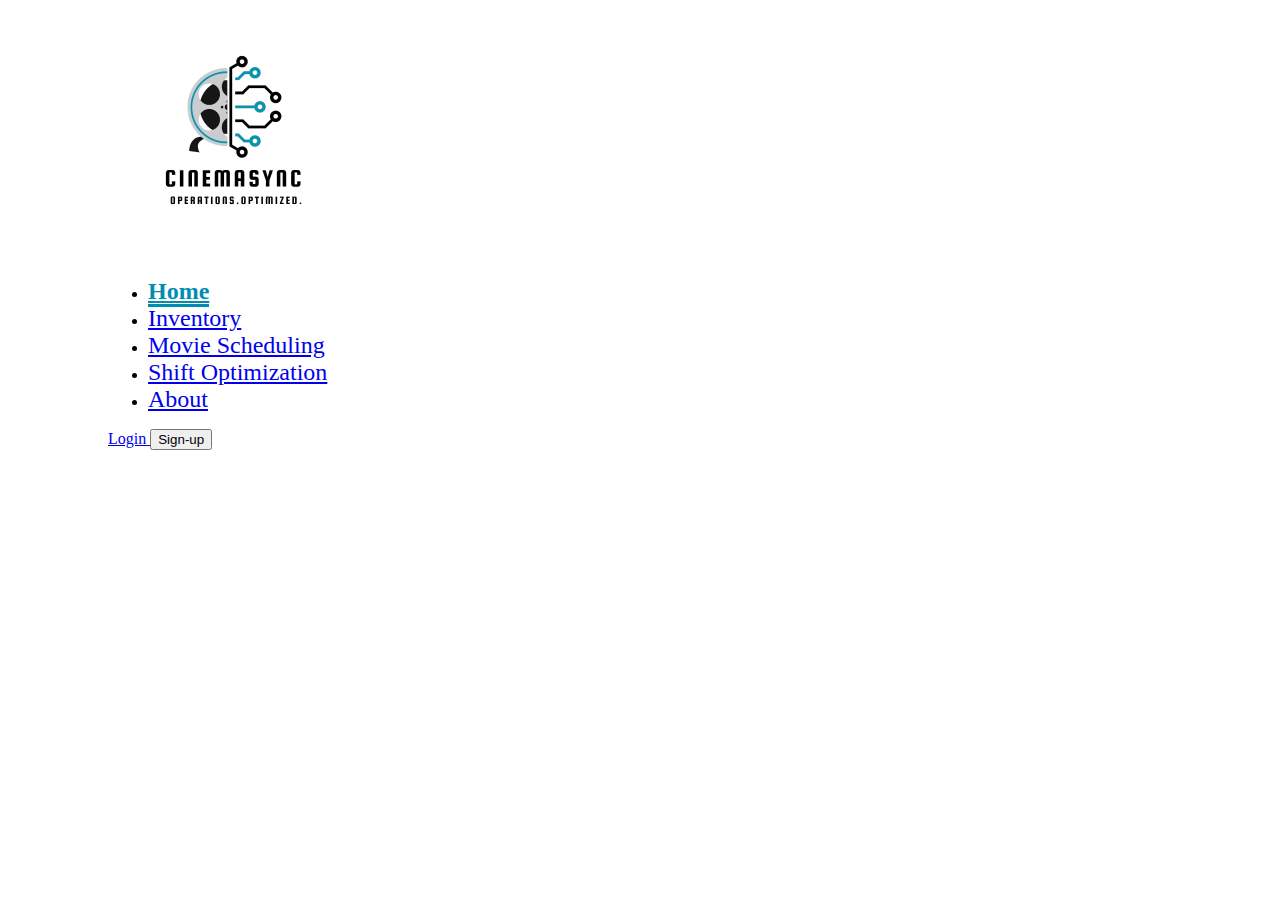
<file: Index.html>
<!DOCTYPE html>
<html lang="en">
  <head>
    <meta charset="UTF-8" />
    <meta name="viewport" content="width=device-width, initial-scale=1.0" />
    <title>CinemaSync</title>
    <link
      href="https://cdn.jsdelivr.net/npm/bootstrap@5.3.8/dist/css/bootstrap.min.css"
      rel="stylesheet"
      integrity="sha384-sRIl4kxILFvY47J16cr9ZwB07vP4J8+LH7qKQnuqkuIAvNWLzeN8tE5YBujZqJLB"
      crossorigin="anonymous"
    />
    <link rel="stylesheet" href="./Styles.css" />
  </head>
  <body>
    <header
      class="d-flex flex-wrap align-items-center justify-content-center justify-content-md-between py-3 mb-4 border-bottom px-5"
    >
      <div class="col-md-3 mb-2 mb-md-0">
        <a
          href="./Index.html"
          class="d-inline-flex link-body-emphasis text-decoration-none"
        >
          <img
            src="./Images/CinemaSyncTransparent.png"
            alt="CinemaSync Logo"
            
            class="me-2 logo-img"
          />
        </a>
      </div>
        
      <ul class="nav col-12 col-md-auto mb-2 justify-content-center mb-md-0">
        <li>
          <a href="./Index.html" class="nav-link px-2 px-lg-3 nav-active fs-2 fw-semibold">Home</a>
        </li>
        <li><a href="./Inventory.html" class="nav-link px-3 link-body-emphasis fs-2 fw-semibold">Inventory</a></li>
        <li>
          <a href="./Movie_Scheduling.html" class="nav-link px-3 link-body-emphasis fs-2 fw-semibold"
            >Movie Scheduling</a
          >
        </li>
        <li>
          <a href="./Shift_Optimization.html" class="nav-link px-3 link-body-emphasis fs-2 fw-semibold"
            >Shift Optimization</a
          >
        </li>
        <li><a href="./About.html" class="nav-link px-3 link-body-emphasis fs-2 fw-semibold">About</a></li>
      </ul>

      <div class="col-md-3 text-end">
        <a href="./Login.html"
          type="button"
          class="btn btn-outline-primary btn-lg fs-3 px-4 me-3"
        >
          Login
      </a>
        <button type="button" class="btn btn-primary btn-lg fs-3 px-4">
          Sign-up
        </button>
      </div>
    </header>

    <script
      src="https://cdn.jsdelivr.net/npm/bootstrap@5.3.8/dist/js/bootstrap.bundle.min.js"
      integrity="sha384-FKyoEForCGlyvwx9Hj09JcYn3nv7wiPVlz7YYwJrWVcXK/BmnVDxM+D2scQbITxI"
      crossorigin="anonymous"
    ></script>
    <script src="./Script.js" defer></script>
  </body>
</html>
</file>
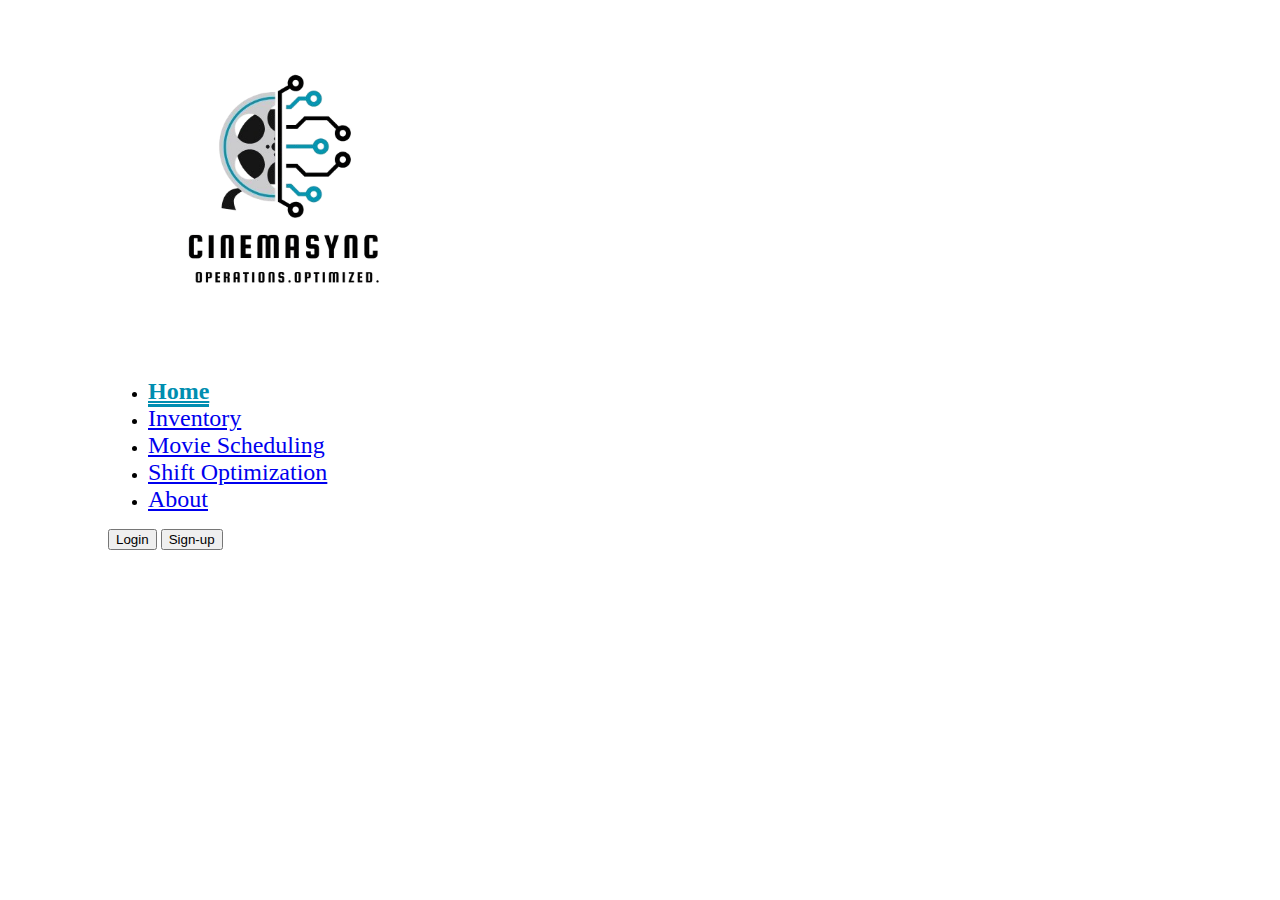
<file: Home.html>
<!DOCTYPE html>
<html lang="en">
  <head>
    <meta charset="UTF-8" />
    <meta name="viewport" content="width=device-width, initial-scale=1.0" />
    <title>CinemaSync</title>
    <link
      href="https://cdn.jsdelivr.net/npm/bootstrap@5.3.8/dist/css/bootstrap.min.css"
      rel="stylesheet"
      integrity="sha384-sRIl4kxILFvY47J16cr9ZwB07vP4J8+LH7qKQnuqkuIAvNWLzeN8tE5YBujZqJLB"
      crossorigin="anonymous"
    />
    <link rel="stylesheet" href="./Styles.css" />
  </head>
  <body>
    <header
      class="d-flex flex-wrap align-items-center justify-content-center justify-content-md-between py-3 mb-4 border-bottom px-5"
    >
      <div class="col-md-3 mb-2 mb-md-0">
        <a
          href="./Home.html"
          class="d-inline-flex link-body-emphasis text-decoration-none"
        >
          <img
            src="./Images/CinemaSyncTransparent.png"
            alt="CinemaSync Logo"
            style="height: 350px; width: auto"
            class="me-2"
          />
        </a>
      </div>
        
      <ul class="nav col-12 col-md-auto mb-2 justify-content-center mb-md-0">
        <li>
          <a href="./Home.html" class="nav-link px-3 nav-active fs-2 fw-semibold">Home</a>
        </li>
        <li><a href="./Inventory.html" class="nav-link px-3 link-body-emphasis fs-2 fw-semibold">Inventory</a></li>
        <li>
          <a href="./Movie_Scheduling.html" class="nav-link px-3 link-body-emphasis fs-2 fw-semibold"
            >Movie Scheduling</a
          >
        </li>
        <li>
          <a href="./Shift_Optimization.html" class="nav-link px-3 link-body-emphasis fs-2 fw-semibold"
            >Shift Optimization</a
          >
        </li>
        <li><a href="./About.html" class="nav-link px-3 link-body-emphasis fs-2 fw-semibold">About</a></li>
      </ul>

      <div class="col-md-3 text-end">
        <button
          type="button"
          class="btn btn-outline-primary btn-lg fs-3 px-4 me-3"
        >
          Login
        </button>
        <button type="button" class="btn btn-primary btn-lg fs-3 px-4">
          Sign-up
        </button>
      </div>
    </header>

    <script
      src="https://cdn.jsdelivr.net/npm/bootstrap@5.3.8/dist/js/bootstrap.bundle.min.js"
      integrity="sha384-FKyoEForCGlyvwx9Hj09JcYn3nv7wiPVlz7YYwJrWVcXK/BmnVDxM+D2scQbITxI"
      crossorigin="anonymous"
    ></script>
    <script src="./Script.js" defer></script>
  </body>
</html>
</file>
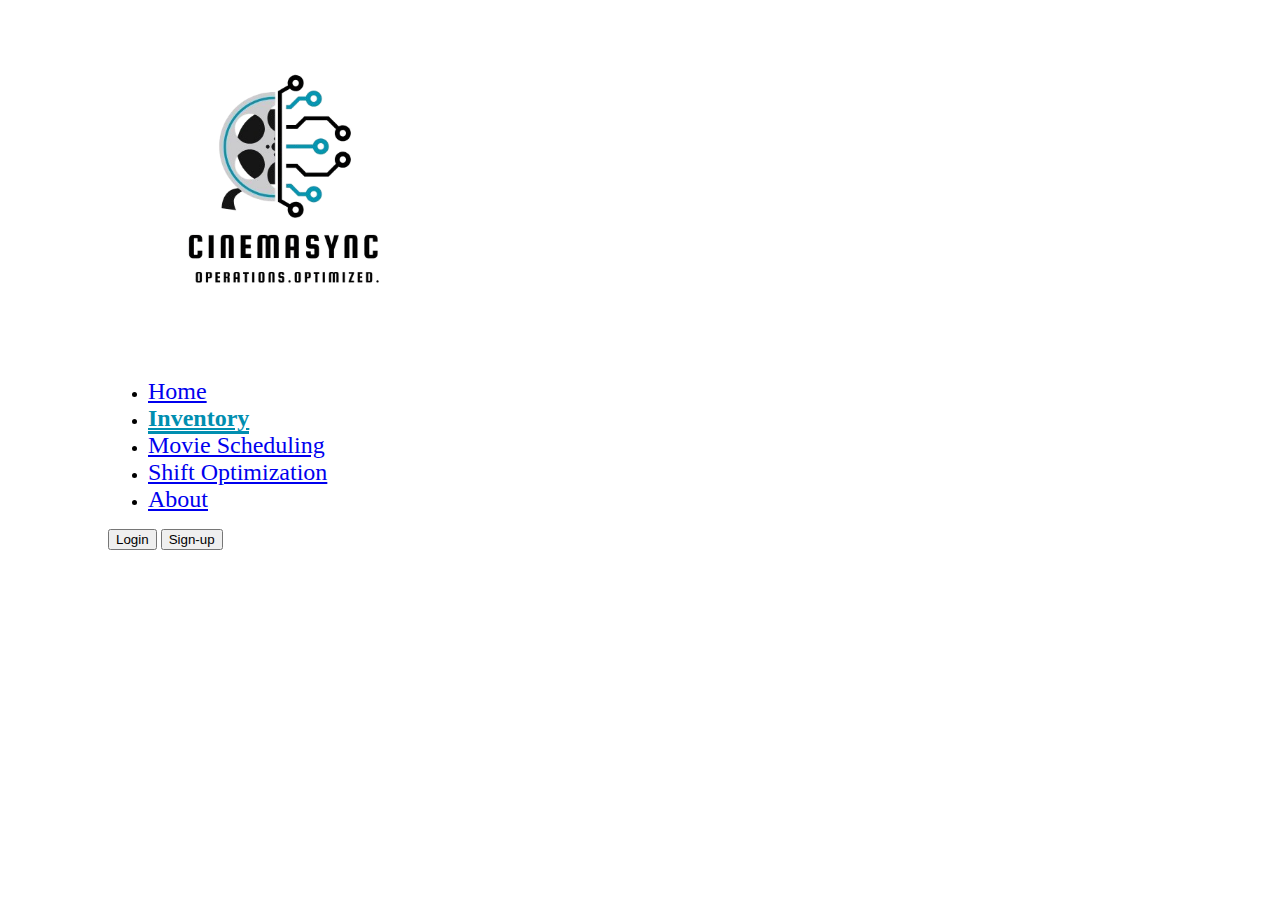
<file: Inventory.html>
<!DOCTYPE html>
<html lang="en">
  <head>
    <meta charset="UTF-8" />
    <meta name="viewport" content="width=device-width, initial-scale=1.0" />
    <title>CinemaSync</title>
    <link
      href="https://cdn.jsdelivr.net/npm/bootstrap@5.3.8/dist/css/bootstrap.min.css"
      rel="stylesheet"
      integrity="sha384-sRIl4kxILFvY47J16cr9ZwB07vP4J8+LH7qKQnuqkuIAvNWLzeN8tE5YBujZqJLB"
      crossorigin="anonymous"
    />
    <link rel="stylesheet" href="./Styles.css" />
  </head>
  <body>
    <header
      class="d-flex flex-wrap align-items-center justify-content-center justify-content-md-between py-3 mb-4 border-bottom px-5"
    >
      <div class="col-md-3 mb-2 mb-md-0">
        <a
          href="./Home.html"
          class="d-inline-flex link-body-emphasis text-decoration-none"
        >
          <img
            src="./Images/CinemaSyncTransparent.png"
            alt="CinemaSync Logo"
            style="height: 350px; width: auto"
            class="me-2"
          />
        </a>
      </div>
        
      <ul class="nav col-12 col-md-auto mb-2 justify-content-center mb-md-0">
        <li>
          <a href="./Home.html" class="nav-link px-3 link-body-emphasis fs-2 fw-semibold">Home</a>
        </li>
        <li><a href="./Inventory.html" class="nav-link px-3 nav-active fs-2 fw-semibold">Inventory</a></li>
        <li>
          <a href="./Movie_Scheduling.html" class="nav-link px-3 link-body-emphasis fs-2 fw-semibold"
            >Movie Scheduling</a
          >
        </li>
        <li>
          <a href="./Shift_Optimization.html" class="nav-link px-3 link-body-emphasis fs-2 fw-semibold"
            >Shift Optimization</a
          >
        </li>
        <li><a href="./About.html" class="nav-link px-3 link-body-emphasis fs-2 fw-semibold">About</a></li>
      </ul>

      <div class="col-md-3 text-end">
        <button
          type="button"
          class="btn btn-outline-primary btn-lg fs-3 px-4 me-3"
        >
          Login
        </button>
        <button type="button" class="btn btn-primary btn-lg fs-3 px-4">
          Sign-up
        </button>
      </div>
    </header>

    <script
      src="https://cdn.jsdelivr.net/npm/bootstrap@5.3.8/dist/js/bootstrap.bundle.min.js"
      integrity="sha384-FKyoEForCGlyvwx9Hj09JcYn3nv7wiPVlz7YYwJrWVcXK/BmnVDxM+D2scQbITxI"
      crossorigin="anonymous"
    ></script>
    <script src="./Script.js" defer></script>
  </body>
</html>
</file>
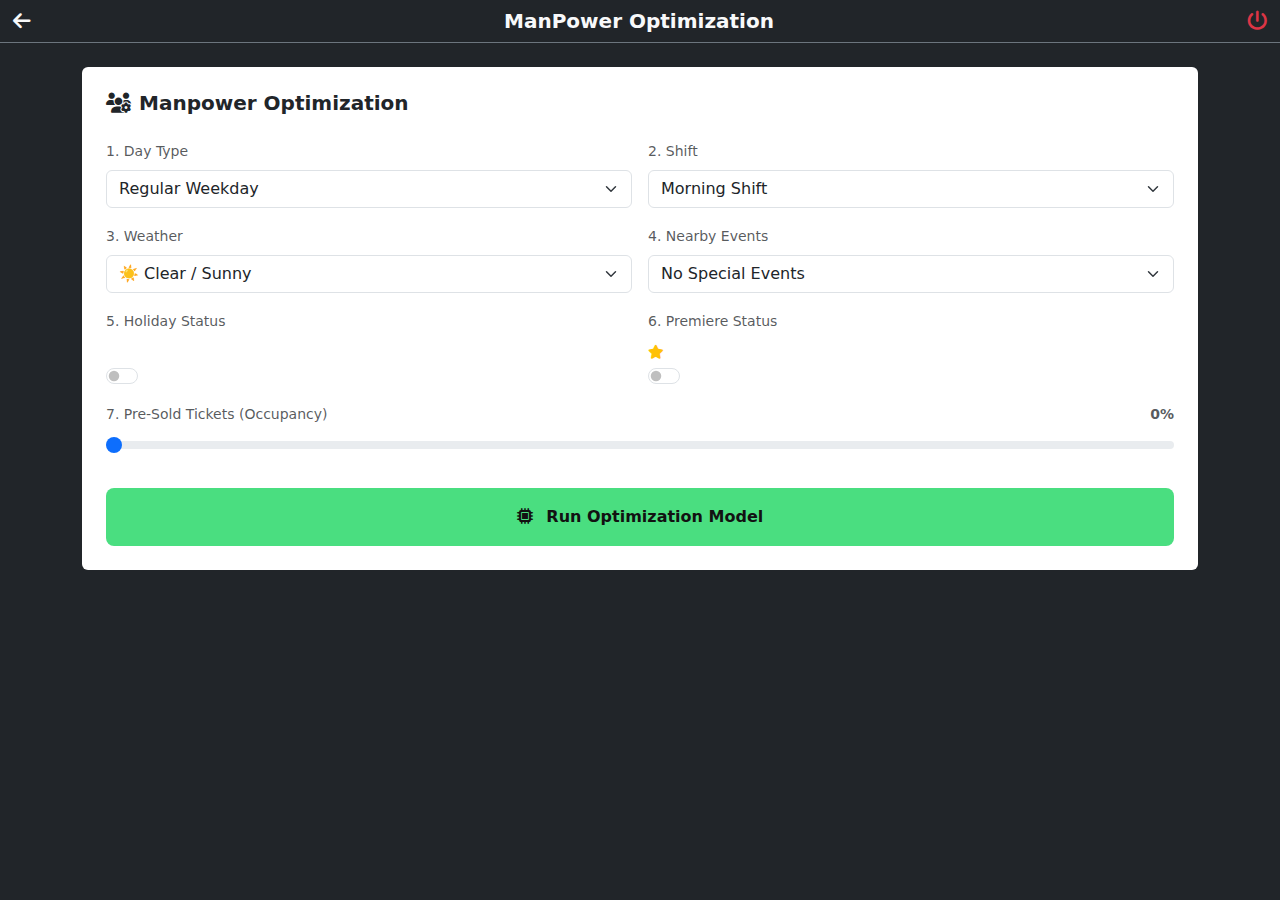
<file: ManPowerOptimization.html>
<!doctype html>
<html lang="en">
  <head>
    <meta charset="UTF-8" />
    <meta name="viewport" content="width=device-width, initial-scale=1.0" />
    <title>CinemaSync</title>

    <link
      href="https://cdn.jsdelivr.net/npm/bootstrap@5.3.0/dist/css/bootstrap.min.css"
      rel="stylesheet"
    />
    <!-- The link above is the connection to BOOTSTRAP servers. -->
    <link
      rel="stylesheet"
      href="https://cdnjs.cloudflare.com/ajax/libs/font-awesome/6.4.0/css/all.min.css"
    />
     <!-- The link above is the connection to fontAwesome, a libary of icons to use. -->
    <link rel="stylesheet" href="Styles.css" />
    <!-- The link above is the connection to our style sheet in order to edit and use css. -->
  </head>


  <body class="bg-dark text-light"> <!-- Bootstrap sets the foundation theme. -->

    <!-- The NAV deals with the going back button -->
    <nav class="navbar navbar-dark bg-dark-surface border-bottom border-secondary sticky-top mb-4">
        <div class="container-fluid d-flex justify-content-between align-items-center">
            
            <a href="LandingScreen.html?return=true" class="btn btn-link text-light p-0" aria-label="Go back to Dashboard">
                <i class="fa-solid fa-arrow-left fa-lg"></i>
            </a>
            
            <div class="text-center">
    <h5 class="m-0 fw-bold">ManPower Optimization</h5>
    <small class="text-teal fw-bold shadow-sm" id="navBranchDisplay"></small>
</div>
            
            <a href="#" class="btn btn-link text-danger p-0 btn-logout" title="Log Out" aria-label="Log Out">
                <i class="fa-solid fa-power-off fa-lg"></i>
            </a>
        </div>
    </nav>


    <main>
    <!-- ###################################################
          Here you pick and manage the criteria for the employee selection amount. 
         ###################################################  -->
    <section id="manpowerScreen" class="screen container mt-3">
    
    <div class="card bg-surface border-0 p-4 mb-4" id="manpowerFormCard">
        <h5 class="fw-bold mb-4 text-green">
            <i class="fa-solid fa-users-gear me-2"></i>Manpower Optimization
        </h5>
        
        <div class="row g-3">
            
            <div class="col-md-6">
                <label class="form-label small text-muted">1. Day Type</label>
                <select id="optDayType" class="form-select">
                    <option value="weekday">Regular Weekday</option>
                    <option value="weekend">Weekend (Fri-Sat)</option>
                </select>
            </div>
            <div class="col-md-6">
                <label class="form-label small text-muted">2. Shift</label>
                <select id="optShift" class="form-select">
                    <option value="morning">Morning Shift</option>
                    <option value="afternoon">Afternoon Shift</option>
                    <option value="night">Night Shift</option>
                </select>
            </div>

            <div class="col-md-6">
                <label class="form-label small text-muted">3. Weather</label>
                <select id="optWeather" class="form-select">
                    <option value="clear">☀️ Clear / Sunny</option>
                    <option value="cloudy">☁️ Cloudy</option>
                    <option value="rainy">🌧️ Rainy / Stormy</option>
                </select>
            </div>
            <div class="col-md-6">
                <label class="form-label small text-muted">4. Nearby Events</label>
                <select id="optEvents" class="form-select">
                    <option value="none">No Special Events</option>
                    <option value="minor">Small Local Event</option>
                    <option value="major">Major Concert/Game</option>
                </select>
            </div>

            <div class="col-md-6">
                <label class="form-label small text-muted">5. Holiday Status</label>
                <div class="toggle-container">
                    <span class="text-white small"><i class="fa-solid fa-umbrella-beach text-teal me-2"></i>Is it a Holiday?</span>
                    <div class="form-check form-switch m-0">
                        <input class="form-check-input" type="checkbox" id="optHoliday">
                    </div>
                </div>
            </div>

            <div class="col-md-6">
                <label class="form-label small text-muted">6. Premiere Status</label>
                <div class="toggle-container">
                    <span class="text-white small"><i class="fa-solid fa-star text-warning me-2"></i>Movie Premiere?</span>
                    <div class="form-check form-switch m-0">
                        <input class="form-check-input" type="checkbox" id="optPremiere">
                    </div>
                </div>
            </div>

            <div class="col-12 spacing-fix">
                <label class="form-label small text-muted d-flex justify-content-between">
                    <span>7. Pre-Sold Tickets (Occupancy)</span>
                    <span id="sliderValue" class="text-green fw-bold">0%</span>
                </label>
                <input type="range" class="form-range" id="optPreSales" min="0" max="100" step="10" value="0">
            </div>

        </div>

        <button class="btn w-100 fw-bold mt-4 p-3" id="btnCalcManpower" style="background-color: #4ade80; color: #121212; border-radius: 8px;" aria-label="Run Model">
            <i class="fa-solid fa-microchip me-2"></i> Run Optimization Model
        </button>
    </div>

    <!-- ###################################################
          After you run the model - it spits out the amount of workers needed by position.
         ###################################################  -->

    <div id="manpowerResults" class="d-none">
        <div class="result-card text-center">
            
            <h5 class="text-muted text-uppercase letter-spacing-2 mb-3">Total Staff Required</h5>
            
            <div class="display-1 result-number mb-0" id="resultStaffCount">--</div>
            <div class="text-green small mb-4">Total Employees on Shift</div>
            
            <hr class="border-secondary opacity-25 my-4">
            
            <div class="row g-3">
                
                <div class="col-6 col-md-3">
                    <div class="role-card">
                        <div class="role-icon"><i class="fa-solid fa-burger"></i></div>
                        <div class="role-title">Snack Diner</div>
                        <div class="role-value" id="resSnacks">0</div>
                    </div>
                </div>

                <div class="col-6 col-md-3">
                    <div class="role-card">
                        <div class="role-icon"><i class="fa-solid fa-broom"></i></div>
                        <div class="role-title">Cleaners</div>
                        <div class="role-value" id="resCleaners">0</div>
                    </div>
                </div>

                <div class="col-6 col-md-3">
                    <div class="role-card">
                        <div class="role-icon"><i class="fa-solid fa-ticket"></i></div>
                        <div class="role-title">Cashiers</div>
                        <div class="role-value" id="resCashiers">0</div>
                    </div>
                </div>

                <div class="col-6 col-md-3">
                    <div class="role-card">
                        <div class="role-icon"><i class="fa-solid fa-video"></i></div>
                        <div class="role-title">Screening</div>
                        <div class="role-value" id="resScreening">0</div>
                    </div>
                </div>

            </div>
            </div>

            <!-- ###################################################
          Here you can re-adjust and go back to the first page of criteria.
         ###################################################  -->
        <button class="btn btn-outline-light w-100 mt-3 py-2" id="btnResetManpower" aria-label="Adjust Criteria">
            <i class="fa-solid fa-rotate-left me-2"></i> Adjust Criteria
        </button>
    </div>

</section>
</main>
    
    <script src="https://code.jquery.com/jquery-3.6.0.min.js"></script>
     <!-- The link above is the connection to jqeury so we can use jqeury functions. -->
    <script src="https://cdn.jsdelivr.net/npm/bootstrap@5.3.0/dist/js/bootstrap.bundle.min.js"></script>
     <!-- The link above is the connection to bootstrap JS so we can use Modals and Dropdowns ETC -->
    <script src="Script.js"></script>
     <!-- The link above is the connection to our JS sheet in order to use functions, event listeners ETC -->
  </body>
</html>
</file>
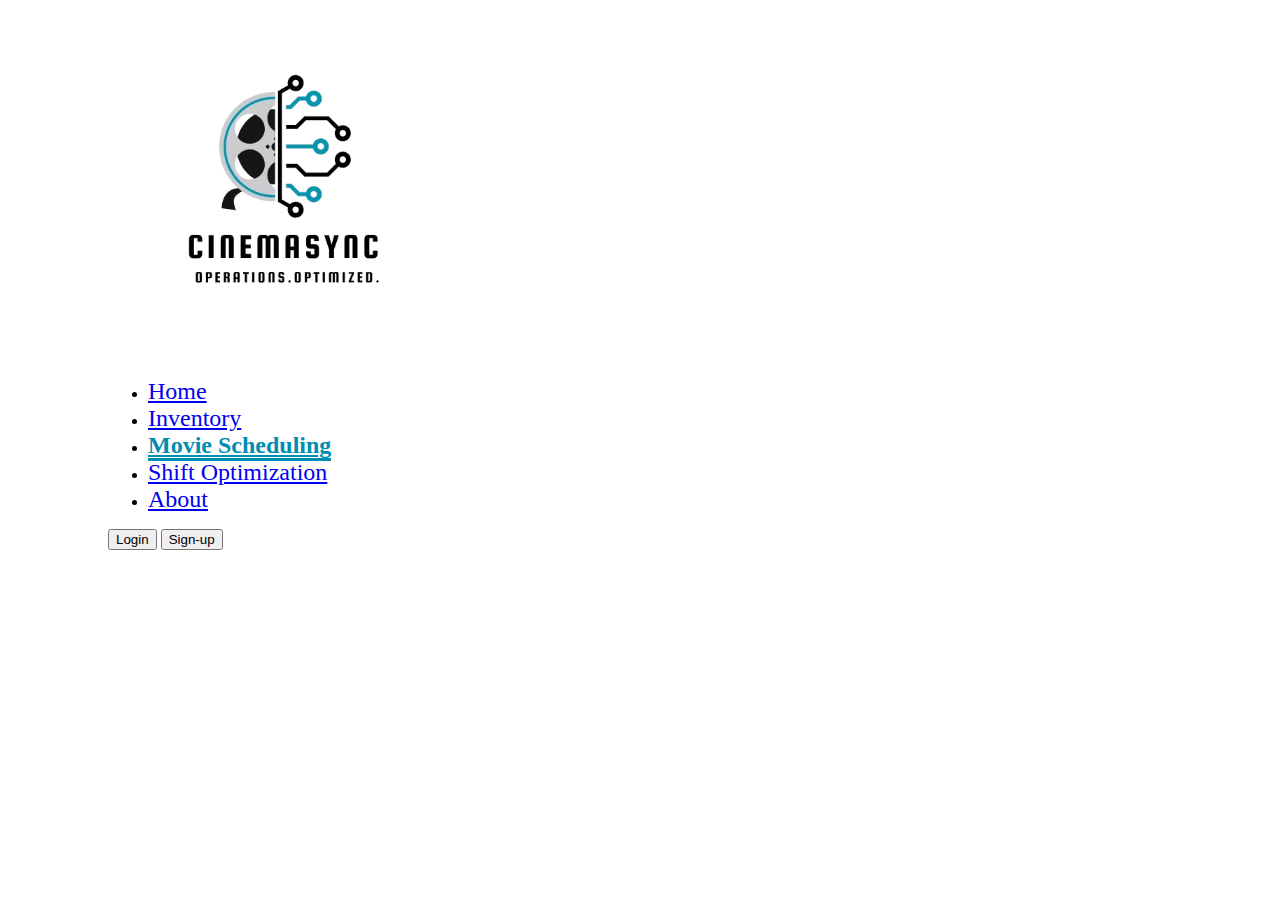
<file: Movie_Scheduling.html>
<!DOCTYPE html>
<html lang="en">
  <head>
    <meta charset="UTF-8" />
    <meta name="viewport" content="width=device-width, initial-scale=1.0" />
    <title>CinemaSync</title>
    <link
      href="https://cdn.jsdelivr.net/npm/bootstrap@5.3.8/dist/css/bootstrap.min.css"
      rel="stylesheet"
      integrity="sha384-sRIl4kxILFvY47J16cr9ZwB07vP4J8+LH7qKQnuqkuIAvNWLzeN8tE5YBujZqJLB"
      crossorigin="anonymous"
    />
    <link rel="stylesheet" href="./Styles.css" />
  </head>
  <body>
    <header
      class="d-flex flex-wrap align-items-center justify-content-center justify-content-md-between py-3 mb-4 border-bottom px-5"
    >
      <div class="col-md-3 mb-2 mb-md-0">
        <a
          href="./Home.html"
          class="d-inline-flex link-body-emphasis text-decoration-none"
        >
          <img
            src="./Images/CinemaSyncTransparent.png"
            alt="CinemaSync Logo"
            style="height: 350px; width: auto"
            class="me-2"
          />
        </a>
      </div>
        
      <ul class="nav col-12 col-md-auto mb-2 justify-content-center mb-md-0">
        <li>
          <a href="./Home.html" class="nav-link px-3 link-body-emphasis fs-2 fw-semibold">Home</a>
        </li>
        <li><a href="./Inventory.html" class="nav-link px-3 link-body-emphasis fs-2 fw-semibold">Inventory</a></li>
        <li>
          <a href="./Movie_Scheduling.html" class="nav-link px-3 nav-active fs-2 fw-semibold"
            >Movie Scheduling</a
          >
        </li>
        <li>
          <a href="./Shift_Optimization.html" class="nav-link px-3 link-body-emphasis fs-2 fw-semibold"
            >Shift Optimization</a
          >
        </li>
        <li><a href="./About.html" class="nav-link px-3 link-body-emphasis fs-2 fw-semibold">About</a></li>
      </ul>

      <div class="col-md-3 text-end">
        <button
          type="button"
          class="btn btn-outline-primary btn-lg fs-3 px-4 me-3"
        >
          Login
        </button>
        <button type="button" class="btn btn-primary btn-lg fs-3 px-4">
          Sign-up
        </button>
      </div>
    </header>

    <script
      src="https://cdn.jsdelivr.net/npm/bootstrap@5.3.8/dist/js/bootstrap.bundle.min.js"
      integrity="sha384-FKyoEForCGlyvwx9Hj09JcYn3nv7wiPVlz7YYwJrWVcXK/BmnVDxM+D2scQbITxI"
      crossorigin="anonymous"
    ></script>
    <script src="./Script.js" defer></script>
  </body>
</html>
</file>
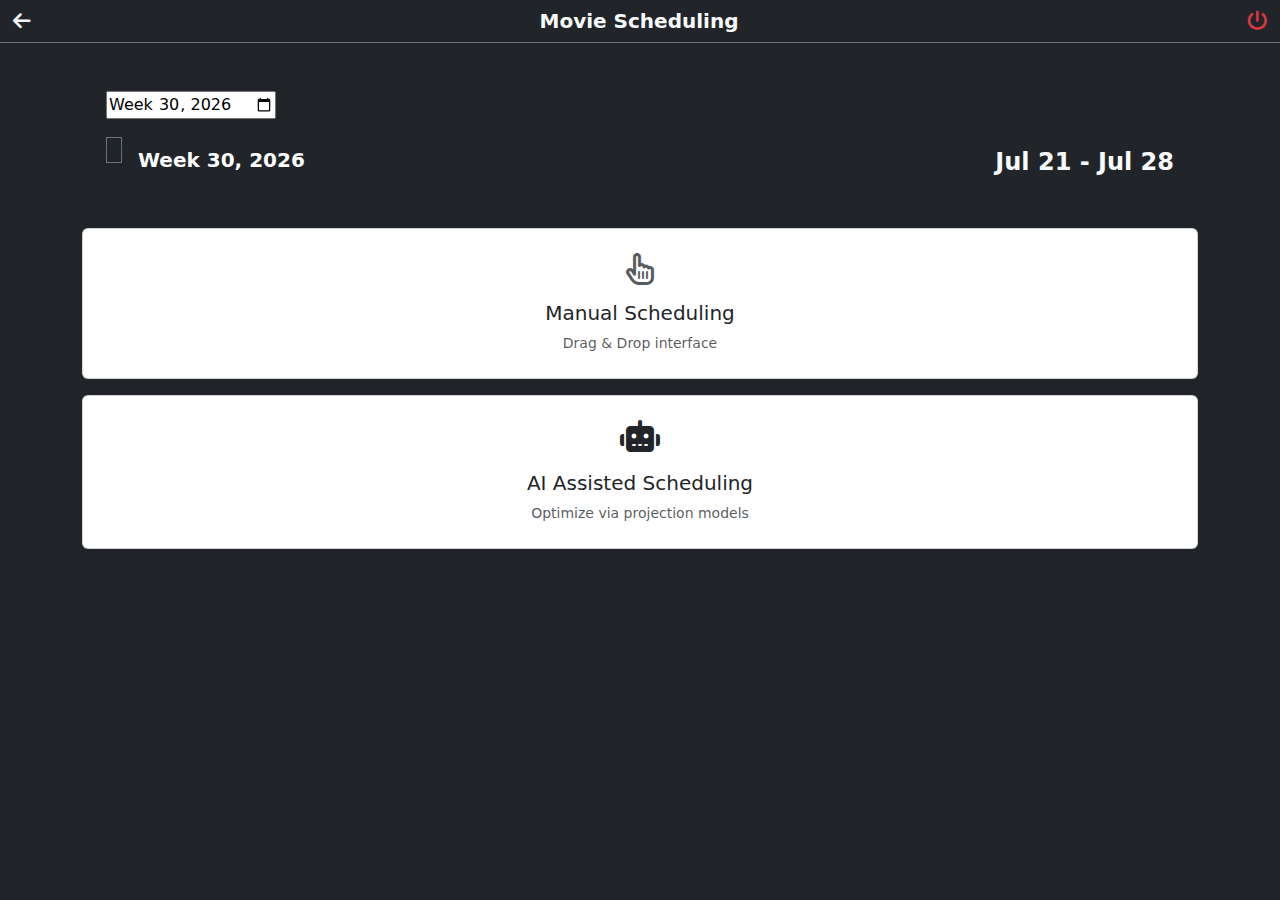
<file: MovieScheduling.html>
<!doctype html>
<html lang="en">
  <head>
    <meta charset="UTF-8" />
    <meta name="viewport" content="width=device-width, initial-scale=1.0" />
    <title>CinemaSync</title>

    <link
      href="https://cdn.jsdelivr.net/npm/bootstrap@5.3.0/dist/css/bootstrap.min.css"
      rel="stylesheet"
    />
    <!-- The link above is the connection to BOOTSTRAP servers. -->
    <link
      rel="stylesheet"
      href="https://cdnjs.cloudflare.com/ajax/libs/font-awesome/6.4.0/css/all.min.css"
    />
     <!-- The link above is the connection to fontAwesome, a libary of icons to use. -->
    <link rel="stylesheet" href="Styles.css" />
    <!-- The link above is the connection to our style sheet in order to edit and use css. -->
  </head>


  <body class="bg-dark text-light">   <!-- Bootstrap sets the foundation theme. -->

    <!-- The NAV deals with the going back button -->
    <nav class="navbar navbar-dark bg-dark-surface border-bottom border-secondary sticky-top mb-4">
        <div class="container-fluid d-flex justify-content-between align-items-center">
            
            <a href="LandingScreen.html?return=true" class="btn btn-link text-light p-0" aria-label="Go back to Dashboard">
                <i class="fa-solid fa-arrow-left fa-lg"></i>
            </a>
            
            <div class="text-center">
    <h5 class="m-0 fw-bold">Movie Scheduling</h5>
    <small class="text-teal fw-bold shadow-sm" id="navBranchDisplay"></small>
</div>
            
            <a href="#" class="btn btn-link text-danger p-0 btn-logout" title="Log Out" aria-label="Log Out">
                <i class="fa-solid fa-power-off fa-lg"></i>
            </a>
        </div>
    </nav>

    <main>
        <!-- ###################################################
          Here the user selects the week he wants to scheduele and select Manual or AI Assited mode.
         ###################################################  -->
    <section id="schedulingScreen" class="screen container mt-3">
    
    <div class="bg-surface p-4 rounded mb-4 picker-container">
    
        <input type="week" id="scheduleWeekInput" class="picker-overlay">

        <div class="d-flex flex-column flex-md-row justify-content-between align-items-center gap-3">
            
            <div class="d-flex align-items-center w-100">
                <div class="icon-box bg-dark text-muted me-3 border border-secondary">
                    <i class="fa-regular fa-calendar"></i>
                </div>
                <div class="w-100">
                    <label for="scheduleWeekInput" class="small text-muted mb-0">Select Operations Week</label>
                    <div id="visualWeekDisplay" class="fw-bold text-white fs-5"></div>
                    <div id="scheduleContextBranch" class="text-teal small text-uppercase fw-bold mt-1"></div>
                </div>
            </div>

            <div class="text-md-end text-start w-100 ps-md-4 border-start-md border-secondary">
                <small class="text-muted d-block mb-1">Operational Cycle (Mon-Mon)</small>
                <span id="weekDateDisplay" class="text-teal fw-bold fs-4">--</span>
            </div>

        </div>
    </div>

    <div id="scheduleModeSelection" class="row g-3">
    <div class="col-12">
        <div class="card bg-surface border-teal-hover p-4 text-center cursor-pointer" id="btnManualSchedule">
            <i class="fa-regular fa-hand-pointer fa-2x text-muted mb-3"></i>
            <h5>Manual Scheduling</h5>
            <small class="text-muted">Drag & Drop interface</small>
        </div>
    </div>
    <div class="col-12">
        <div class="card bg-surface border-teal-hover p-4 text-center cursor-pointer" id="btnAISchedule">
            <div class="position-relative d-inline-block mb-3">
                <i class="fa-solid fa-robot fa-2x text-teal"></i>
            </div>
            <h5>AI Assisted Scheduling</h5>
            <small class="text-muted">Optimize via projection models</small>
        </div>
    </div>
</div>

<!-- ###################################################
          After you select the AI mode, you are moved to this "page" and can select criteria. 
         ###################################################  -->

<div id="aiWizardContainer" class="d-none mt-4">
    
    <div id="aiStrategyForm" class="card bg-surface border-0 p-4 animate-slide-in">
        <h4 class="fw-bold mb-2"><i class="fa-solid fa-wand-magic-sparkles text-teal me-2"></i>AI Strategy Parameters</h4>
        <p class="text-muted mb-4">Select the operational goals for this week's schedule:</p>
        
        <div class="row g-3">
            <div class="col-md-6">
                <div class="form-check p-3 border border-secondary rounded bg-dark h-100">
                    <input class="form-check-input" type="checkbox" value="blockbuster" id="aiOpt1" checked>
                    <label class="form-check-label text-white fw-bold" for="aiOpt1">Prioritize Global Blockbusters</label>
                    <div class="small text-muted mt-1">Ensure max screens for Top 5 movies.</div>
                </div>
            </div>
            <div class="col-md-6">
                <div class="form-check p-3 border border-secondary rounded bg-dark h-100">
                    <input class="form-check-input" type="checkbox" value="occupancy" id="aiOpt2" checked>
                    <label class="form-check-label text-white fw-bold" for="aiOpt2">Maximize Peak-Hour Occupancy</label>
                    <div class="small text-muted mt-1">Focus on 19:00 - 22:00 slots.</div>
                </div>
            </div>
            <div class="col-md-6">
                <div class="form-check p-3 border border-secondary rounded bg-dark h-100">
                    <input class="form-check-input" type="checkbox" value="family" id="aiOpt3">
                    <label class="form-check-label text-white fw-bold" for="aiOpt3">Optimize for Family/Kids</label>
                    <div class="small text-muted mt-1">Boost morning/afternoon slots.</div>
                </div>
            </div>
            <div class="col-md-6">
                <div class="form-check p-3 border border-secondary rounded bg-dark h-100">
                    <input class="form-check-input" type="checkbox" value="gaps" id="aiOpt4">
                    <label class="form-check-label text-white fw-bold" for="aiOpt4">Minimize Turnover Gaps</label>
                    <div class="small text-muted mt-1">Tight scheduling for efficiency.</div>
                </div>
            </div>
            <div class="col-md-6">
                <div class="form-check p-3 border border-secondary rounded bg-dark h-100">
                    <input class="form-check-input" type="checkbox" value="weekend" id="aiOpt5" checked>
                    <label class="form-check-label text-white fw-bold" for="aiOpt5">Ensure Full Weekend Coverage</label>
                    <div class="small text-muted mt-1">100% utilization Fri-Sat.</div>
                </div>
            </div>
            <div class="col-md-6">
                <div class="form-check p-3 border border-secondary rounded bg-dark h-100">
                    <input class="form-check-input" type="checkbox" value="premium" id="aiOpt6">
                    <label class="form-check-label text-white fw-bold" for="aiOpt6">Prioritize Premium Screens</label>
                    <div class="small text-muted mt-1">Push IMAX/VIP allocation first.</div>
                </div>
            </div>
            <div class="col-md-6">
                <div class="form-check p-3 border border-secondary rounded bg-dark h-100">
                    <input class="form-check-input" type="checkbox" value="variety" id="aiOpt7">
                    <label class="form-check-label text-white fw-bold" for="aiOpt7">Balance Genre Variety</label>
                    <div class="small text-muted mt-1">Mix Action, Drama, and Comedy.</div>
                </div>
            </div>
            <div class="col-md-6">
                <div class="form-check p-3 border border-secondary rounded bg-dark h-100">
                    <input class="form-check-input" type="checkbox" value="sales" id="aiOpt8">
                    <label class="form-check-label text-white fw-bold" for="aiOpt8">Maximize Concession Potential</label>
                    <div class="small text-muted mt-1">Schedule long movies with intervals.</div>
                </div>
            </div>
        </div>

        <div class="mt-4 text-end">
            <button class="btn btn-outline-light me-2" id="btnCancelAI" aria-label="Cancel">Cancel</button>
            <button class="btn btn-teal fw-bold px-4" id="btnRunAI" aria-label="Generate Schedule">
                <i class="fa-solid fa-robot me-2"></i> Generate Optimized Schedule
            </button>
        </div>
    </div>
</div>

<!-- This is the message the ai sends you when the calc is complete-->

<div id="aiFeedbackCard" class="alert alert-dark border-teal d-none mb-4 animate-slide-in mt-4" role="alert">
    <div class="d-flex gap-3">
        <div class="text-teal fs-1"><i class="fa-solid fa-clipboard-check"></i></div>
        <div>
            <h5 class="alert-heading fw-bold text-white mb-1">Optimization Complete</h5>
            <p class="text-muted mb-0" id="aiFeedbackText">
                </p>
        </div>
        <button type="button" class="btn-close btn-close-white ms-auto" id="btnHideFeedback" aria-label="Close Feedback"></button>
    </div>
</div>
<!-- This is the message while the ai is loading-->
    <div id="scheduleLoading" class="text-center py-5 d-none">
        <div class="spinner-border text-teal mb-3" role="status"></div>
        <h5>AI is optimizing schedule...</h5>
        <small class="text-muted">Analyzing weather, history, and sales.</small>
    </div>

    <div id="scheduleResults" class="d-none">
    
    <div class="schedule-workspace">
        
        <!-- ###################################################
          This is the movie library on the left side of the builder.
         ###################################################  -->
        <div class="movie-library">
            <h6 class="text-muted text-uppercase small mb-3">Movie Library</h6>
            <div id="movieDraggables">
                </div>
        </div>

        <div class="schedule-grid-container">
            <table class="schedule-table">
                <thead>
                    <tr id="gridHeaderRow">
                        <th scope="col" style="width: 80px;">Time</th>
                        </tr>
                </thead>
                <tbody id="gridBody">
                    </tbody>
            </table>
        </div>
    </div>

    <div class="d-flex justify-content-between mt-4">
        <button class="btn btn-outline-light" id="btnExitBuilder" aria-label="Exit Builder">Exit Builder</button>
        <button class="btn btn-teal fw-bold px-5" id="btnPublishSchedule" aria-label="Publish Schedule">
            <i class="fa-solid fa-cloud-arrow-up me-2"></i> Publish Schedule
        </button>
    </div>
</div>

</section>

<div class="toast-container position-fixed top-0 end-0 p-3" style="z-index: 9999;">
    <div id="liveToast" class="toast align-items-center text-white bg-success border-0" role="alert" aria-live="assertive" aria-atomic="true">
        <div class="d-flex">
            <div class="toast-body fs-6">
                <i class="fa-solid fa-circle-check me-2"></i>
                Data Synced to BIGGERPICTURE!
            </div>
            <button type="button" class="btn-close btn-close-white me-2 m-auto" data-bs-dismiss="toast" aria-label="Close"></button>
        </div>
    </div>
</div>

<!-- ###################################################
          This is the blurred popup that comes up once you press the publish schedule button
         ###################################################  -->
<div class="modal fade" id="publishConfirmModal" tabindex="-1" aria-hidden="true">
    <div class="modal-dialog modal-dialog-centered">
        <div class="modal-content bg-surface border border-teal text-white shadow-lg">
            
            <div class="modal-header border-0 pb-0">
                <button type="button" class="btn-close btn-close-white" data-bs-dismiss="modal" aria-label="Close"></button>
            </div>
            
            <div class="modal-body text-center pt-0 pb-4">
                <div class="mb-3">
                    <span class="fa-stack fa-2x">
                        <i class="fa-solid fa-circle fa-stack-2x text-teal-soft" style="color: rgba(0, 206, 209, 0.2);"></i>
                        <i class="fa-solid fa-cloud-arrow-up fa-stack-1x text-teal"></i>
                    </span>
                </div>

                <h4 class="fw-bold mb-2">Publish Schedule?</h4>
                <p class="text-muted mb-4">
                    Scheduling complete for <span id="publishWeekTarget" class="text-white fw-bold">Week --</span>.<br>
                    Are you sure you want to proceed?
                </p>

                <div class="d-flex justify-content-center gap-3">
                    <button type="button" class="btn btn-outline-light px-4" data-bs-dismiss="modal" aria-label="Cancel">Cancel</button>
                    <button type="button" class="btn btn-teal fw-bold px-4" id="btnConfirmPublish" aria-label="Confirm Publish">
                        Yes, Publish Now
                    </button>
                </div>
            </div>

        </div>
    </div>
</div>
</main>

    
    <script src="https://code.jquery.com/jquery-3.6.0.min.js"></script>
     <!-- The link above is the connection to jqeury so we can use jqeury functions. -->
    <script src="https://cdn.jsdelivr.net/npm/bootstrap@5.3.0/dist/js/bootstrap.bundle.min.js"></script>
     <!-- The link above is the connection to bootstrap JS so we can use Modals and Dropdowns ETC -->
    <script src="Script.js"></script>
     <!-- The link above is the connection to our JS sheet in order to use functions, event listeners ETC -->
  </body>
</html>
</file>
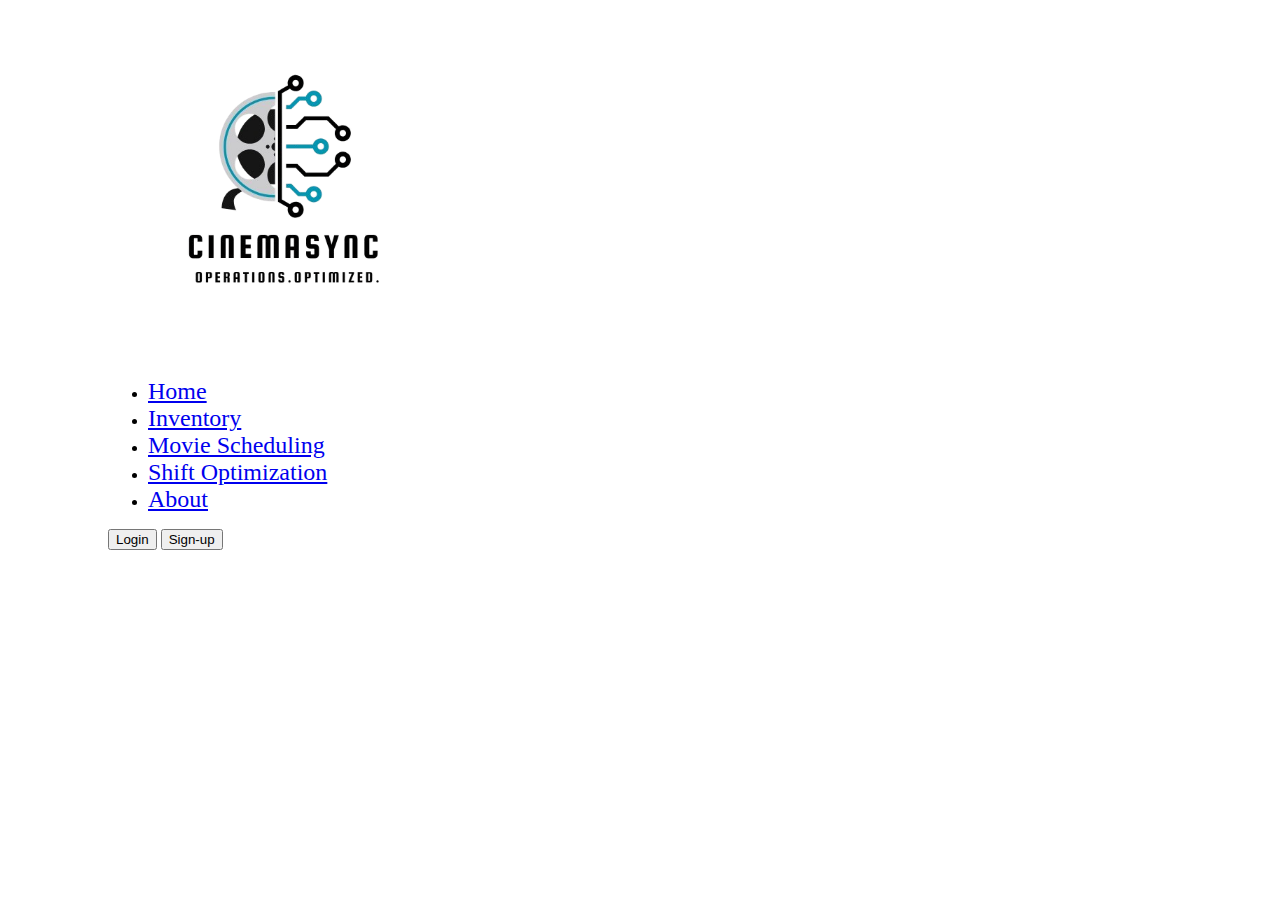
<file: Shift_Optimization.html>
<!DOCTYPE html>
<html lang="en">
  <head>
    <meta charset="UTF-8" />
    <meta name="viewport" content="width=device-width, initial-scale=1.0" />
    <title>CinemaSync</title>
    <link
      href="https://cdn.jsdelivr.net/npm/bootstrap@5.3.8/dist/css/bootstrap.min.css"
      rel="stylesheet"
      integrity="sha384-sRIl4kxILFvY47J16cr9ZwB07vP4J8+LH7qKQnuqkuIAvNWLzeN8tE5YBujZqJLB"
      crossorigin="anonymous"
    />
    <link rel="stylesheet" href="./Styles.css" />
  </head>
  <body>
    <header
      class="d-flex flex-wrap align-items-center justify-content-center justify-content-md-between py-3 mb-4 border-bottom px-5"
    >
      <div class="col-md-3 mb-2 mb-md-0">
        <a
          href="./Home.html"
          class="d-inline-flex link-body-emphasis text-decoration-none"
        >
          <img
            src="./Images/CinemaSyncTransparent.png"
            alt="CinemaSync Logo"
            style="height: 350px; width: auto"
            class="me-2"
          />
        </a>
      </div>
        
      <ul class="nav col-12 col-md-auto mb-2 justify-content-center mb-md-0">
        <li>
          <a href="./Home.html" class="nav-link px-3 link-body-emphasis fs-2 fw-semibold">Home</a>
        </li>
        <li><a href="./Inventory.html" class="nav-link px-3 link-body-emphasis fs-2 fw-semibold">Inventory</a></li>
        <li>
          <a href="./Movie_Scheduling.html" class="nav-link px-3 link-body-emphasis fs-2 fw-semibold"
            >Movie Scheduling</a
          >
        </li>
        <li>
          <a href="./Shift_Optimization.html" class="nav-link px-3 link-secondary fs-2 fw-semibold"
            >Shift Optimization</a
          >
        </li>
        <li><a href="./About.html" class="nav-link px-3 link-body-emphasis fs-2 fw-semibold">About</a></li>
      </ul>

      <div class="col-md-3 text-end">
        <button
          type="button"
          class="btn btn-outline-primary btn-lg fs-3 px-4 me-3"
        >
          Login
        </button>
        <button type="button" class="btn btn-primary btn-lg fs-3 px-4">
          Sign-up
        </button>
      </div>
    </header>

    <script
      src="https://cdn.jsdelivr.net/npm/bootstrap@5.3.8/dist/js/bootstrap.bundle.min.js"
      integrity="sha384-FKyoEForCGlyvwx9Hj09JcYn3nv7wiPVlz7YYwJrWVcXK/BmnVDxM+D2scQbITxI"
      crossorigin="anonymous"
    ></script>
    <script src="./Script.js" defer></script>
  </body>
</html>
</file>
<file: Styles.css>
.nav-active {
    color: #008eb0;
    font-weight: bold;
    border-bottom: 3px solid #008eb0;
}
/* This class is to make sure that the user knows which page he is on.
 the correct page is colored blue. */


/* ####################################################################
   Taking care of @Media scales per device.
#################################################################### 
*/

/*iphone and smaller devices first*/

.logo-img {
    width: 150px;
}

/*Tablets*/

@media (min-width: 768px) {
    .logo-img {
        width: 200px;
    }
    .fs-2 {
        font-size: 1.5rem !important;
    }
}

/*Laptops/Desktops*/

@media (min-width: 992px) {
    .logo-img {
        width: 250px;
    }

    header {
        padding: 0 100px;
    }
    
}
</file>
